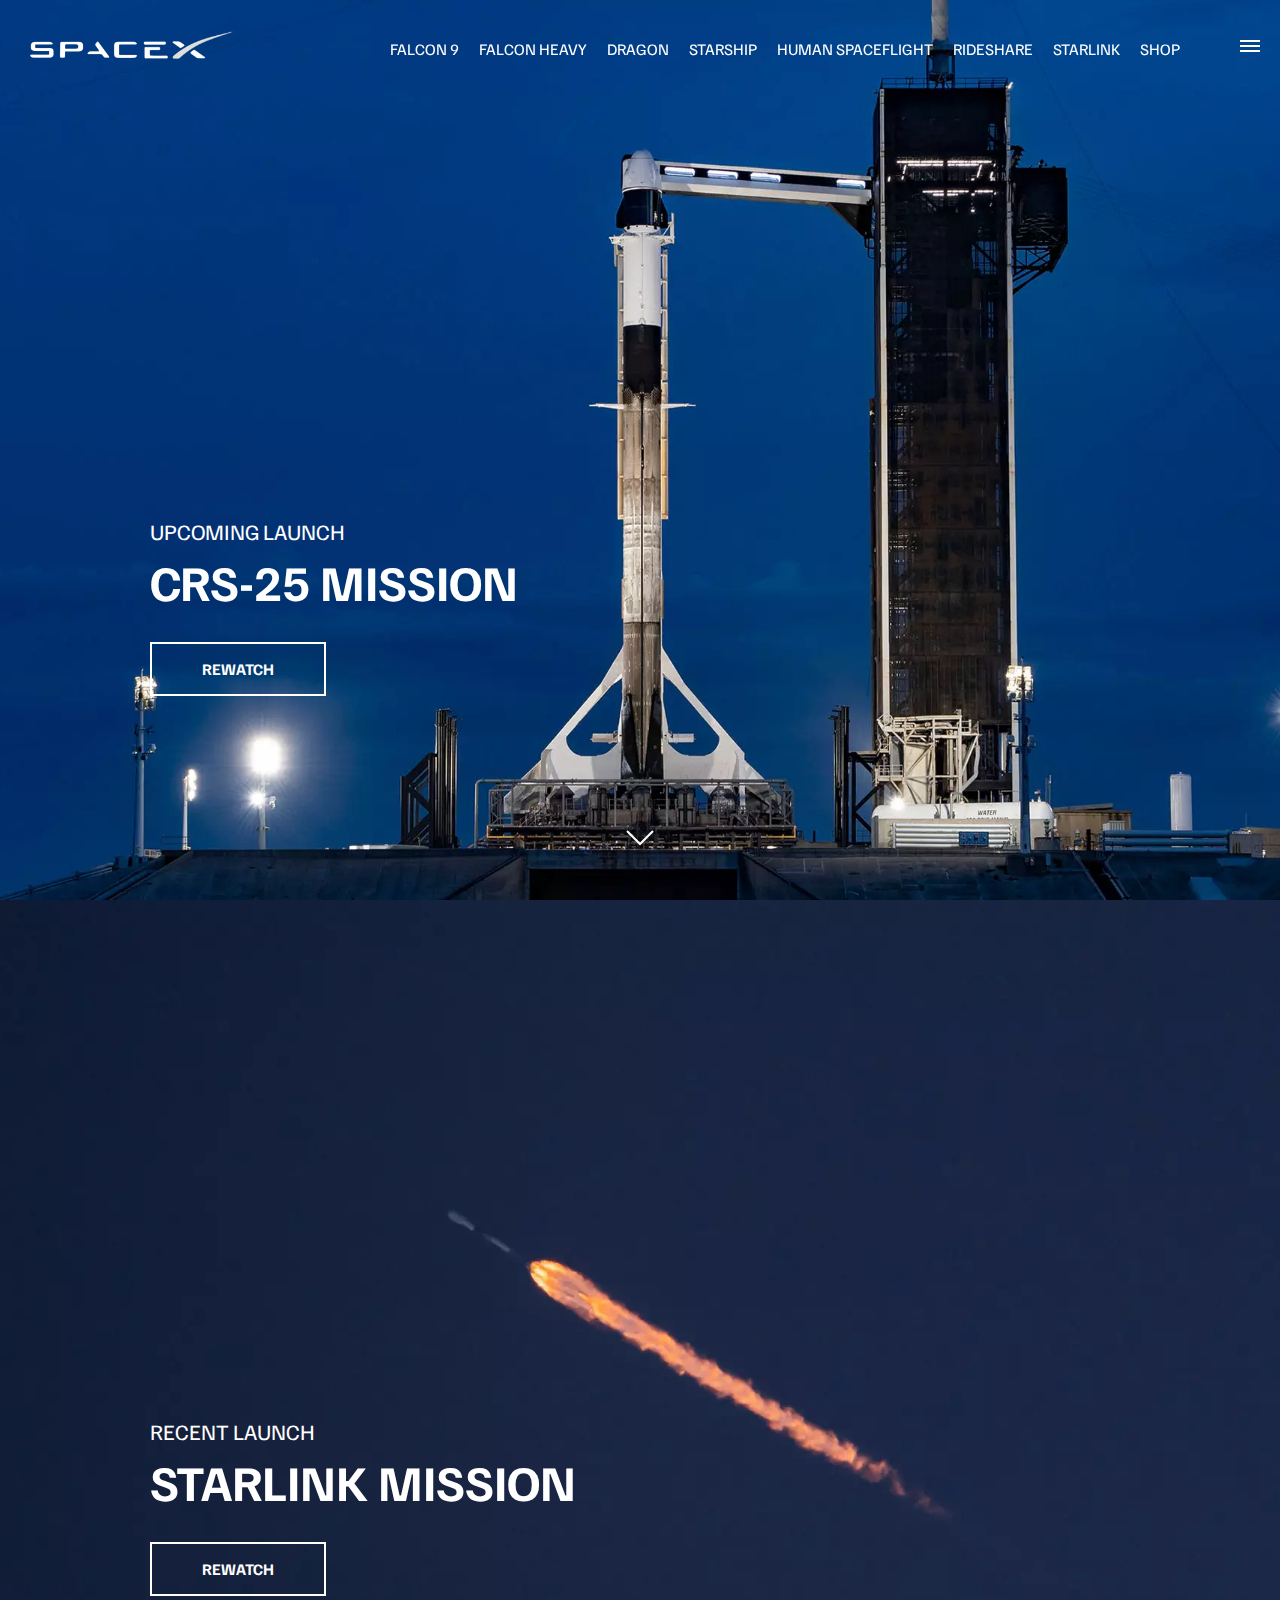
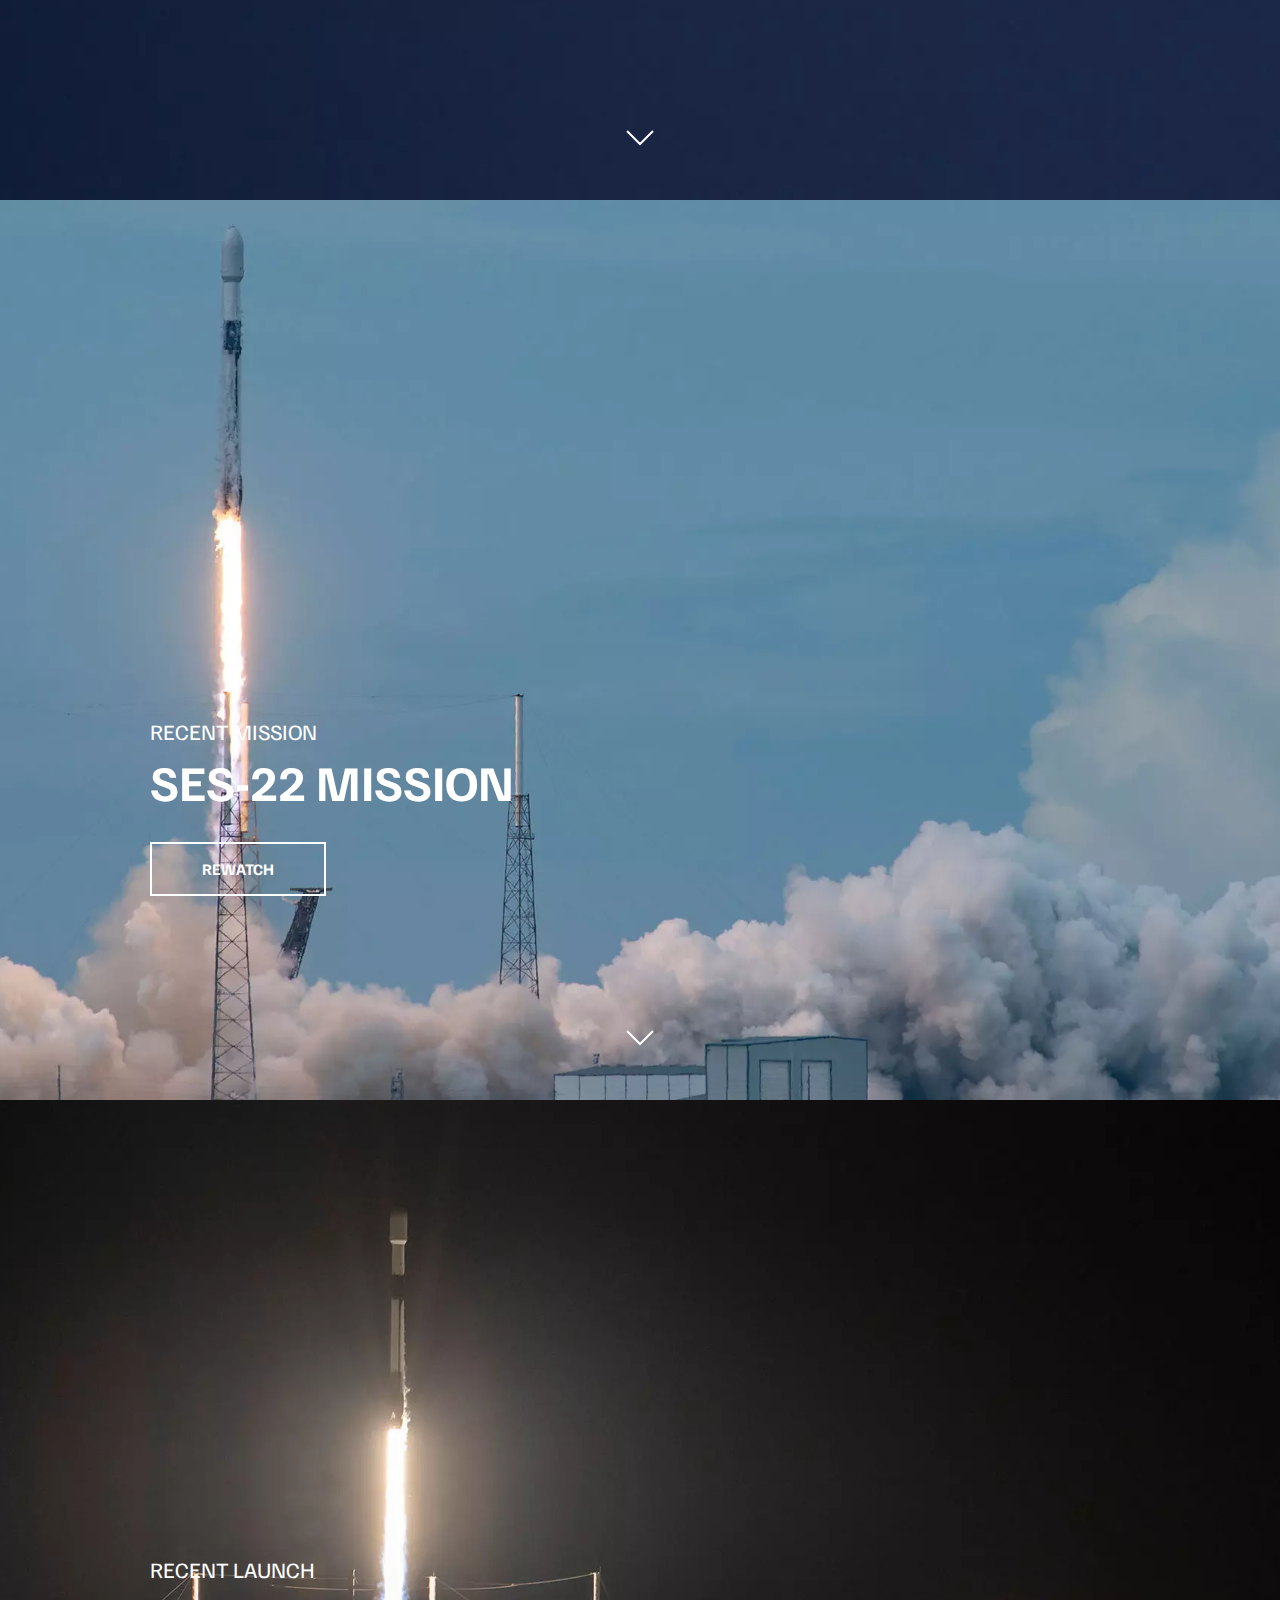
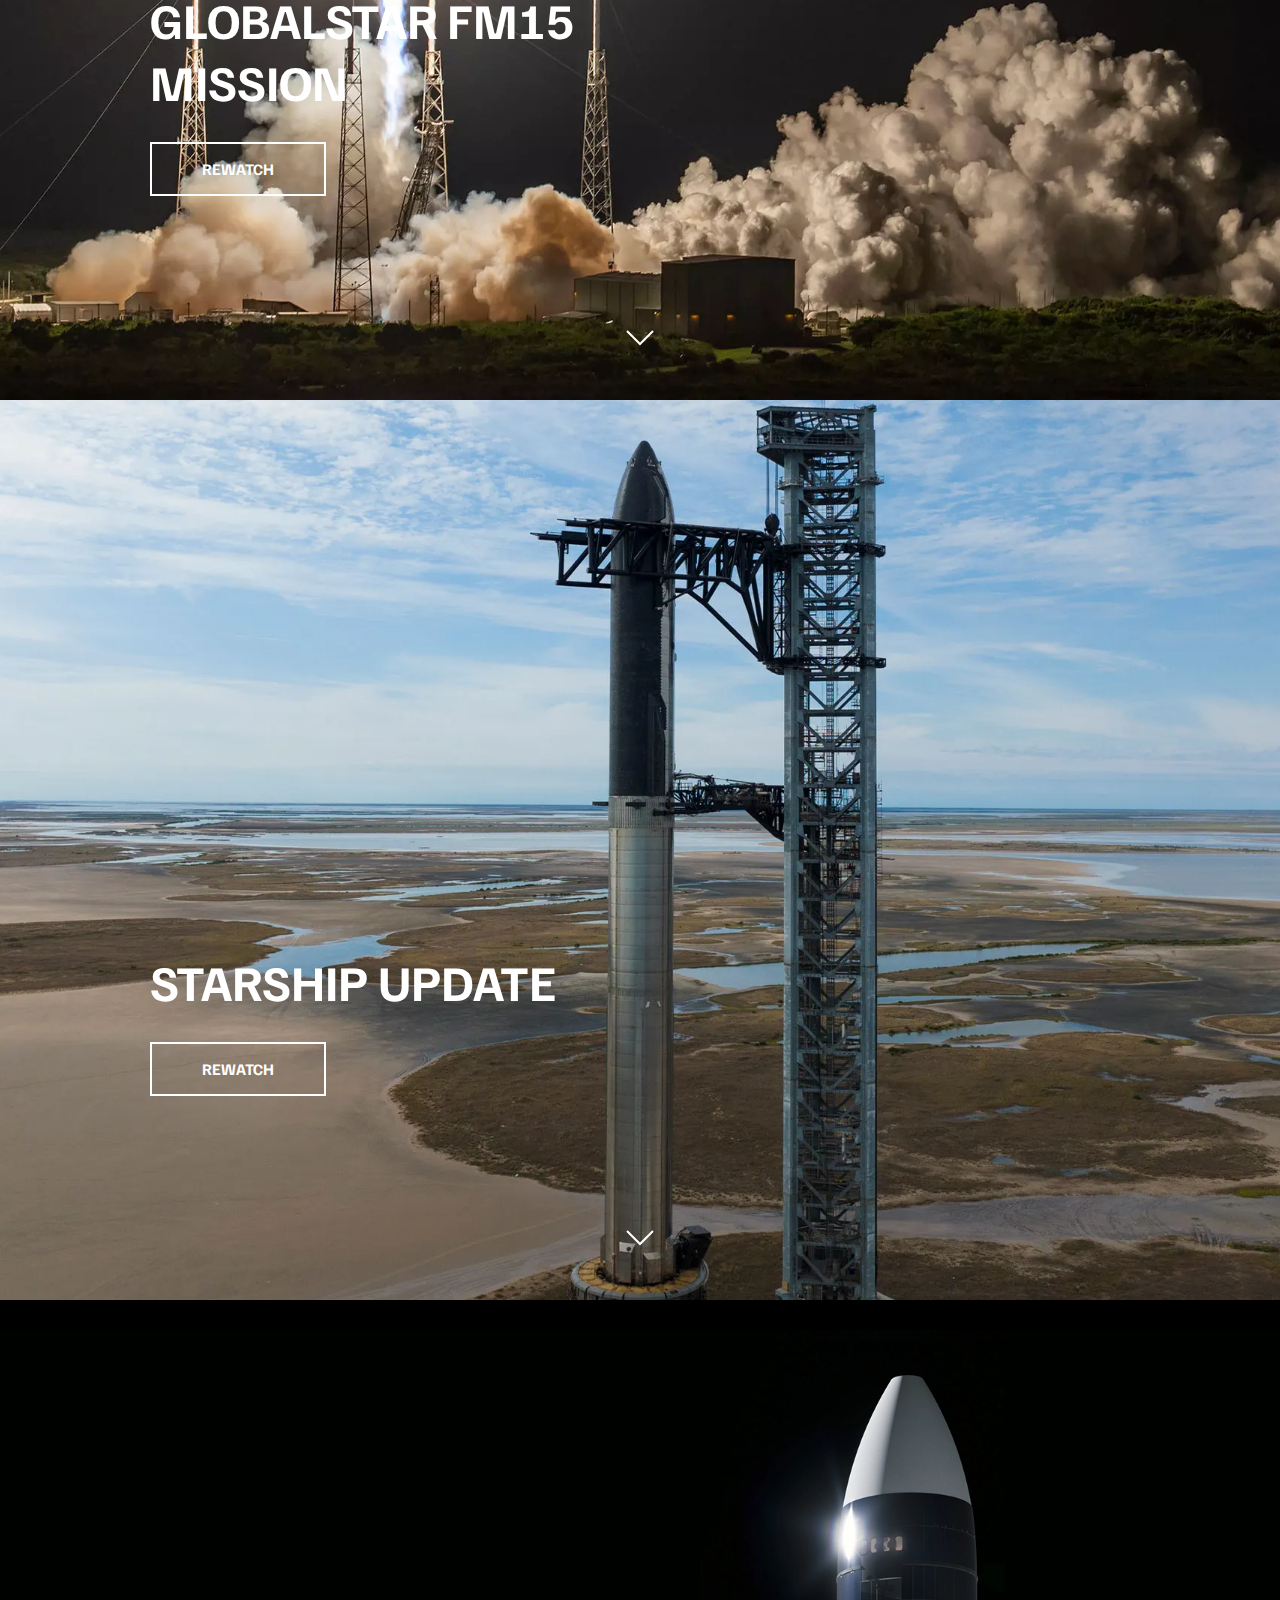
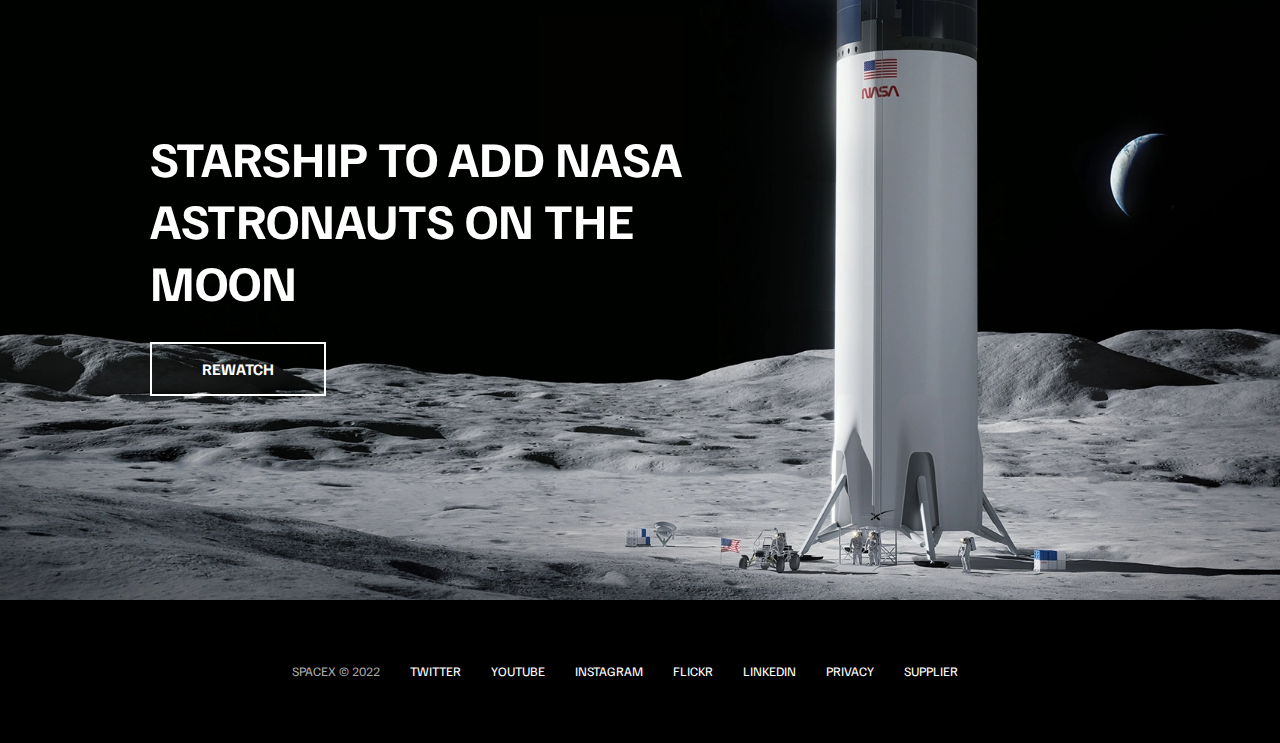
<file: index.html>
<!DOCTYPE html>
<html>

<head>
    <meta charset="utf-8">
    <meta name="viewport" content="width=device-width, initial-scale=1">
    <title>Space X</title>
    <link rel="stylesheet" type="text/css" href="css/style.css">
</head>

<body>
    <div id="overlay"></div>
    <div id="mobile-menu" class="mobile-main-menu">
        <ul>
            <li><a href="#">Mission</a></li>
            <li><a href="#">Launches</a></li>
            <li><a href="#">Careers</a></li>
            <li><a href="#">Updates</a></li>
            <li><a href="#">Shop</a></li>

            <li class="mobile-only"><a href="falcon9.html">Falcon 9</a></li>
            <li class="mobile-only"><a href="falcon-heavy.html">Falcon Heavy</a></li>
            <li class="mobile-only"><a href="dragon.html">Dragon</a></li>
            <li class="mobile-only"><a href="#">Starship</a></li>
            <li class="mobile-only"><a href="#">Human Spaceflight</a></li>
            <li class="mobile-only"><a href="#">Rideshare</a></li>
            <li class="mobile-only"><a href="#">StarLink</a></li>
        </ul>
    </div>
    <header class="main-header">
        <div class="logo">
            <a href="index.html">
                <img src="img/logo.png" alt="SpaceX">
            </a>
        </div>
        <nav class="desktop-main-menu">
            <ul>
                <li><a href="falcon9.html">Falcon 9</a></li>
                <li><a href="falcon-heavy.html">Falcon Heavy</a></li>
                <li><a href="dragon.html">Dragon</a></li>
                <li><a href="#">Starship</a></li>
                <li><a href="#">Human Spaceflight</a></li>
                <li><a href="#">Rideshare</a></li>
                <li><a href="#">StarLink</a></li>
                <li><a href="#">Shop</a></li>
            </ul>
        </nav>
    </header>

    <!-- Hamburger Menu -->
    <button id="menu-btn" class="hamburger" type="button">
        <span class="hamburger-top"></span>
        <span class="hamburger-middle"></span>
        <span class="hamburger-bottom"></span>
    </button>

    <!-- Section A -->
    <section class="section-a">
        <div class="section-inner">
            <h4>Upcoming Launch</h4>
            <h2>CRS-25 Mission</h2>
            <div class="btn animate">
                <div class="hover"></div>
                <span>Rewatch</span>
            </div>
        </div>
        <div class="scroll-arrow">
            <svg width="30px" height="20px">
          <path
            stroke="#ffffff"
            fill="none"
            stroke-width="2px"
            d="M2.000,5.000 L15.000,18.000 L28.000,5.000 "
          ></path>
        </svg>
        </div>
    </section>

    <!-- Section B -->
    <section class="section-b">
        <div class="section-inner">
            <h4>Recent Launch</h4>
            <h2>Starlink Mission</h2>
            <div class="btn animate">
                <div class="hover"></div>
                <span>Rewatch</span>
            </div>
        </div>
        <div class="scroll-arrow">
            <svg width="30px" height="20px">
          <path
            stroke="#ffffff"
            fill="none"
            stroke-width="2px"
            d="M2.000,5.000 L15.000,18.000 L28.000,5.000 "
          ></path>
        </svg>
        </div>
    </section>

    <!-- Section C -->
    <section class="section-c">
        <div class="section-inner">
            <h4>Recent Mission</h4>
            <h2>SES-22 Mission</h2>
            <div class="btn animate">
                <div class="hover"></div>
                <span>Rewatch</span>
            </div>
        </div>
        <div class="scroll-arrow">
            <svg width="30px" height="20px">
          <path
            stroke="#ffffff"
            fill="none"
            stroke-width="2px"
            d="M2.000,5.000 L15.000,18.000 L28.000,5.000 "
          ></path>
        </svg>
        </div>
    </section>

    <!-- Section D -->
    <section class="section-d">
        <div class="section-inner">
            <h4>Recent Launch</h4>
            <h2>Globalstar FM15 Mission</h2>
            <div class="btn animate">
                <div class="hover"></div>
                <span>Rewatch</span>
            </div>
        </div>
        <div class="scroll-arrow">
            <svg width="30px" height="20px">
          <path
            stroke="#ffffff"
            fill="none"
            stroke-width="2px"
            d="M2.000,5.000 L15.000,18.000 L28.000,5.000 "
          ></path>
        </svg>
        </div>
    </section>

    <!-- Section E -->
    <section class="section-e">
        <div class="section-inner">
            <h2>Starship Update</h2>
            <div class="btn animate">
                <div class="hover"></div>
                <span>Rewatch</span>
            </div>
        </div>
        <div class="scroll-arrow">
            <svg width="30px" height="20px">
          <path
            stroke="#ffffff"
            fill="none"
            stroke-width="2px"
            d="M2.000,5.000 L15.000,18.000 L28.000,5.000 "
          ></path>
        </svg>
        </div>
    </section>

    <!-- Section F -->
    <section class="section-f">
        <div class="section-inner">
            <h2>Starship to add NASA astronauts on the moon</h2>
            <div class="btn animate">
                <div class="hover"></div>
                <span>Rewatch</span>
            </div>
        </div>
    </section>

    <footer>
        <ul>
            <li>SpaceX &copy; 2022</li>
            <li><a href="#">Twitter</a></li>
            <li><a href="#">Youtube</a></li>
            <li><a href="#">Instagram</a></li>
            <li><a href="#">Flickr</a></li>
            <li><a href="#">LinkedIn</a></li>
            <li><a href="#">Privacy</a></li>
            <li><a href="#">Supplier</a></li>
        </ul>
    </footer>

    <script src="js/script.js"></script>
</body>

</html>
</file>
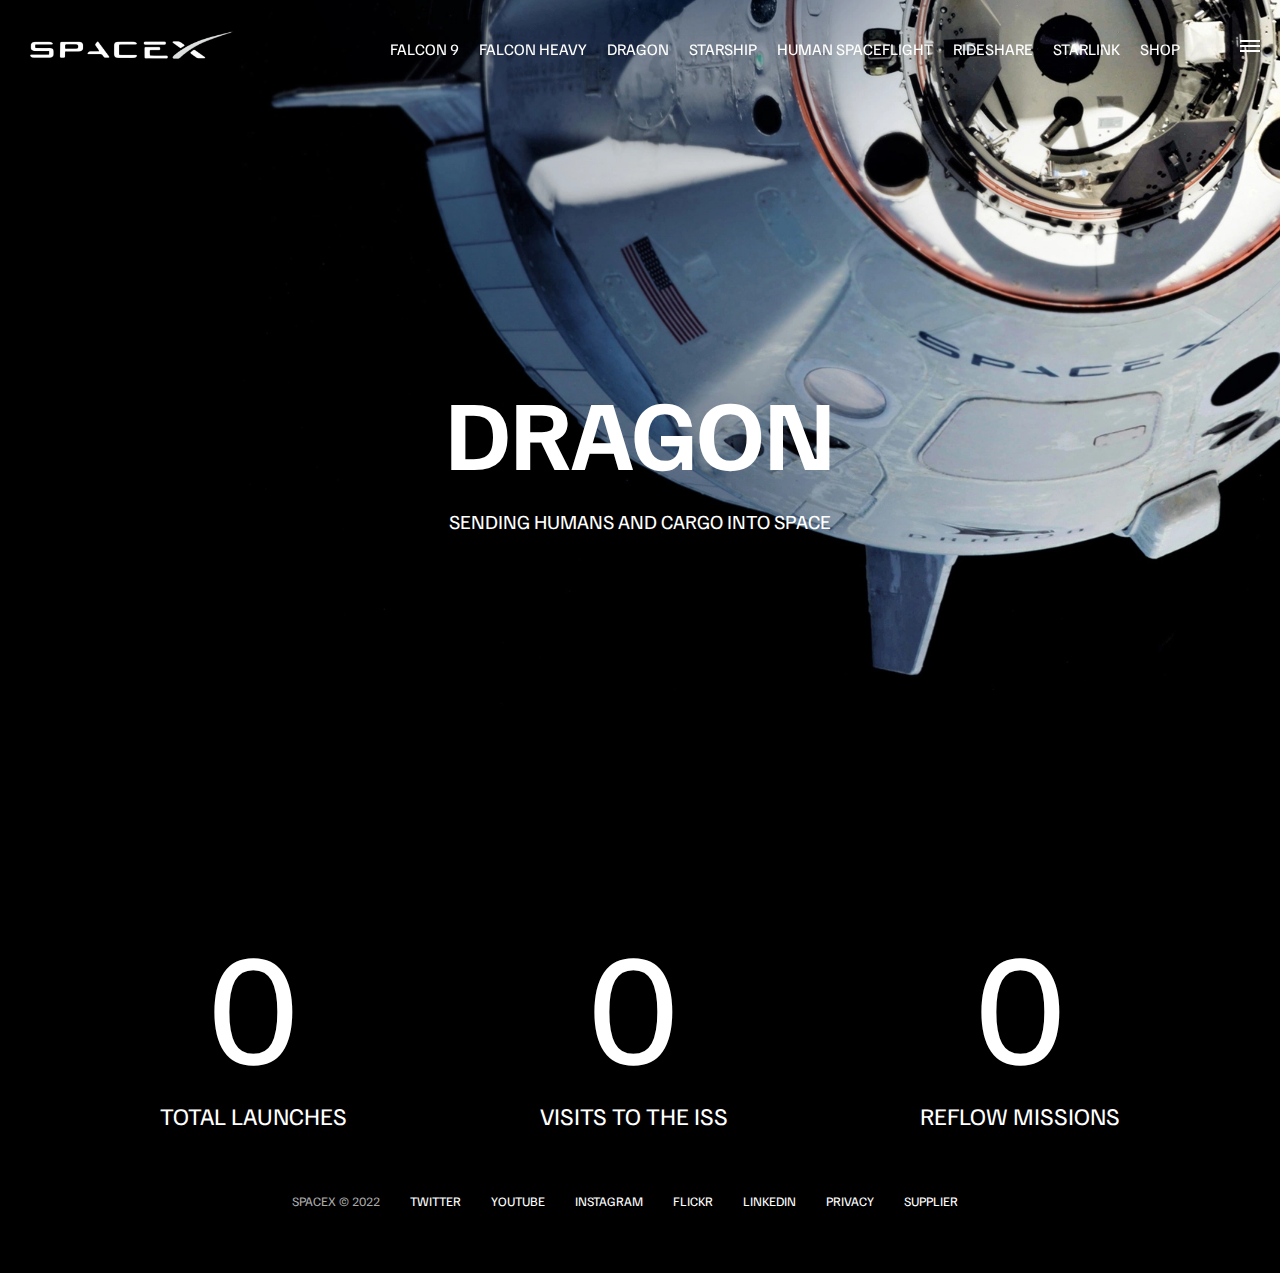
<file: dragon.html>
<!DOCTYPE html>
<html>

<head>
    <meta charset="utf-8">
    <meta name="viewport" content="width=device-width, initial-scale=1">
    <title>SpaceX - Dragon</title>
    <link rel="stylesheet" type="text/css" href="css/style.css">
</head>

<body>
    <div id="overlay"></div>
    <div id="mobile-menu" class="mobile-main-menu">
        <ul>
            <li><a href="#">Mission</a></li>
            <li><a href="#">Launches</a></li>
            <li><a href="#">Careers</a></li>
            <li><a href="#">Updates</a></li>
            <li><a href="#">Shop</a></li>

            <li class="mobile-only"><a href="falcon9.html">Falcon 9</a></li>
            <li class="mobile-only"><a href="falcon-heavy.html">Falcon Heavy</a></li>
            <li class="mobile-only"><a href="dragon.html">Dragon</a></li>
            <li class="mobile-only"><a href="#">Starship</a></li>
            <li class="mobile-only"><a href="#">Human Spaceflight</a></li>
            <li class="mobile-only"><a href="#">Rideshare</a></li>
            <li class="mobile-only"><a href="#">StarLink</a></li>
        </ul>
    </div>
    <header class="main-header">
        <div class="logo">
            <a href="index.html">
                <img src="img/logo.png" alt="SpaceX">
            </a>
        </div>
        <nav class="desktop-main-menu">
            <ul>
                <li><a href="falcon9.html">Falcon 9</a></li>
                <li><a href="falcon-heavy.html">Falcon Heavy</a></li>
                <li><a href="dragon.html">Dragon</a></li>
                <li><a href="#">Starship</a></li>
                <li><a href="#">Human Spaceflight</a></li>
                <li><a href="#">Rideshare</a></li>
                <li><a href="#">StarLink</a></li>
                <li><a href="#">Shop</a></li>
            </ul>
        </nav>
    </header>

    <!-- Hamburger Menu -->
    <button id="menu-btn" class="hamburger" type="button">
        <span class="hamburger-top"></span>
        <span class="hamburger-middle"></span>
        <span class="hamburger-bottom"></span>
    </button>

    <section class="section-animate bg-dragon"></section>
    <div class="section-inner-center">
        <h3>Dragon</h3>
        <p>Sending humans and cargo into space</p>
    </div>

    <div class="stats">
        <div>
            <span class="counter" data-target="34">0</span>
            <h4>Total Launches</h4>
        </div>
        <div>
            <span class="counter" data-target=31>0</span>
            <h4>Visits to the ISS</h4>
        </div>
        <div>
            <span class="counter" data-target="13">0</span>
            <h4>Reflow Missions</h4>
        </div>
    </div>

    <footer>
        <ul>
            <li>SpaceX &copy; 2022</li>
            <li><a href="#">Twitter</a></li>
            <li><a href="#">Youtube</a></li>
            <li><a href="#">Instagram</a></li>
            <li><a href="#">Flickr</a></li>
            <li><a href="#">LinkedIn</a></li>
            <li><a href="#">Privacy</a></li>
            <li><a href="#">Supplier</a></li>
        </ul>
    </footer>

    <script src="js/script.js"></script>
</body>

</html>
</file>
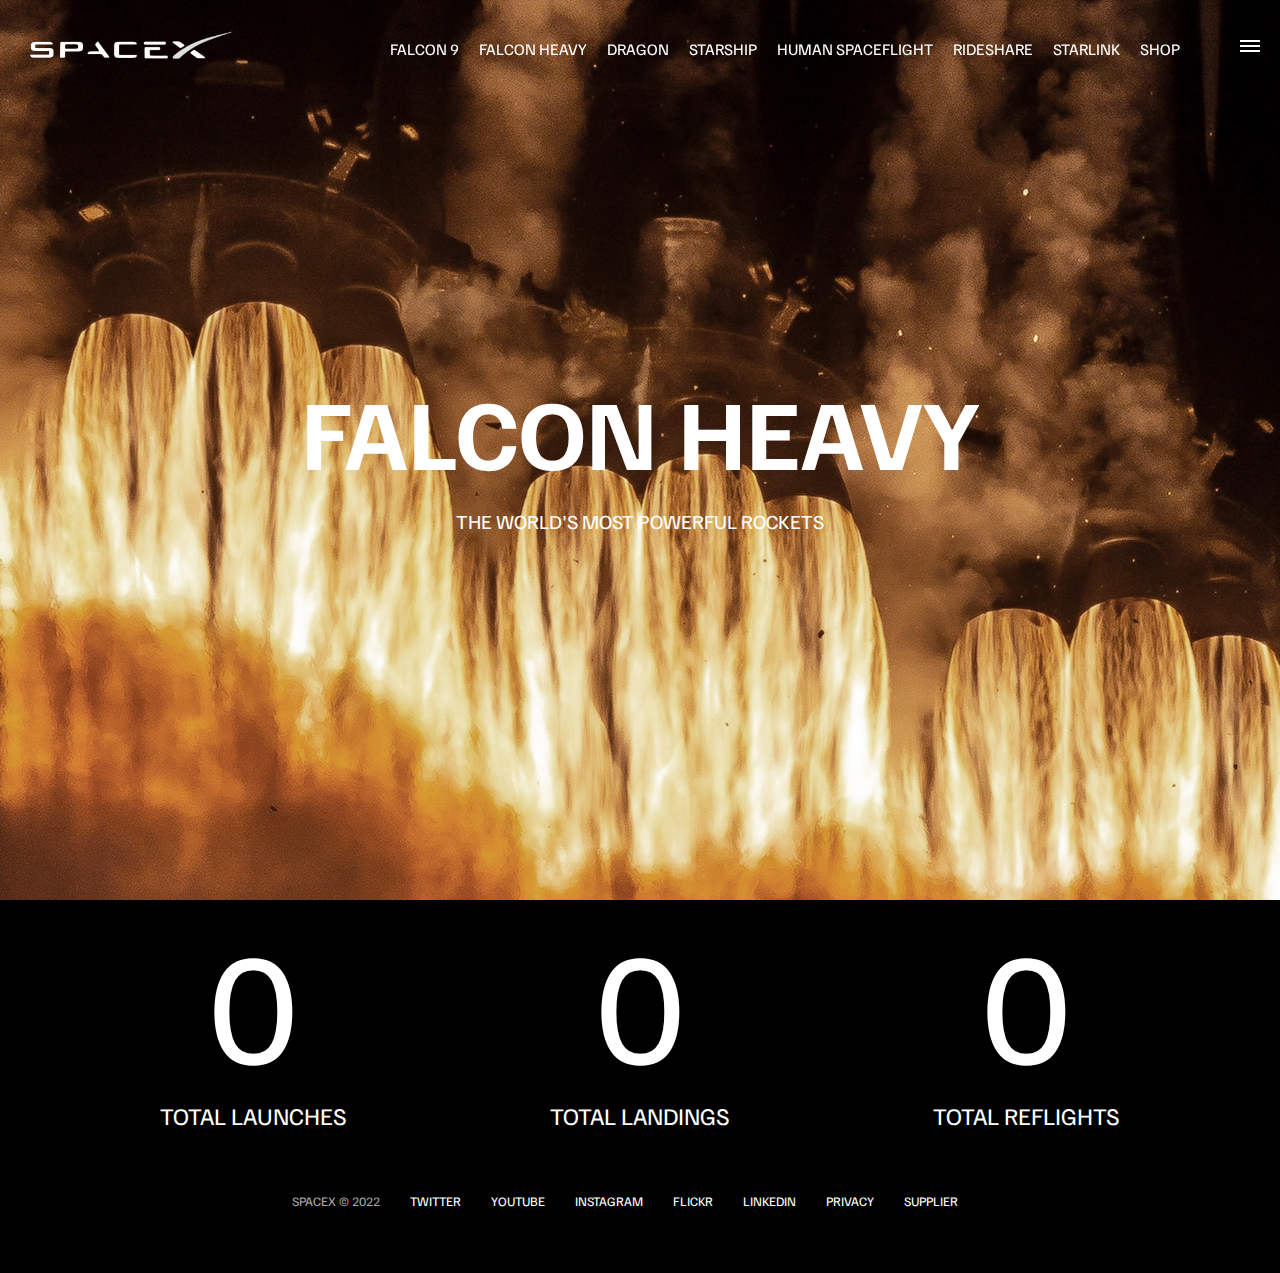
<file: falcon-heavy.html>
<!DOCTYPE html>
<html>

<head>
    <meta charset="utf-8">
    <meta name="viewport" content="width=device-width, initial-scale=1">
    <title>Falcon Heavy</title>
    <link rel="stylesheet" type="text/css" href="css/style.css">
</head>

<body>
    <div id="overlay"></div>
    <div id="mobile-menu" class="mobile-main-menu">
        <ul>
            <li><a href="#">Mission</a></li>
            <li><a href="#">Launches</a></li>
            <li><a href="#">Careers</a></li>
            <li><a href="#">Updates</a></li>
            <li><a href="#">Shop</a></li>

            <li class="mobile-only"><a href="falcon9.html">Falcon 9</a></li>
            <li class="mobile-only"><a href="falcon-heavy.html">Falcon Heavy</a></li>
            <li class="mobile-only"><a href="dragon.html">Dragon</a></li>
            <li class="mobile-only"><a href="#">Starship</a></li>
            <li class="mobile-only"><a href="#">Human Spaceflight</a></li>
            <li class="mobile-only"><a href="#">Rideshare</a></li>
            <li class="mobile-only"><a href="#">StarLink</a></li>
        </ul>
    </div>
    <header class="main-header">
        <div class="logo">
            <a href="index.html">
                <img src="img/logo.png" alt="SpaceX">
            </a>
        </div>
        <nav class="desktop-main-menu">
            <ul>
                <li><a href="falcon9.html">Falcon 9</a></li>
                <li><a href="falcon-heavy.html">Falcon Heavy</a></li>
                <li><a href="dragon.html">Dragon</a></li>
                <li><a href="#">Starship</a></li>
                <li><a href="#">Human Spaceflight</a></li>
                <li><a href="#">Rideshare</a></li>
                <li><a href="#">StarLink</a></li>
                <li><a href="#">Shop</a></li>
            </ul>
        </nav>
    </header>

    <!-- Hamburger Menu -->
    <button id="menu-btn" class="hamburger" type="button">
        <span class="hamburger-top"></span>
        <span class="hamburger-middle"></span>
        <span class="hamburger-bottom"></span>
    </button>

    <section class="section-animate bg-falcon-heavy"></section>
    <div class="section-inner-center">
        <h3>Falcon Heavy</h3>
        <p>The world's most powerful rockets</p>
    </div>

    <div class="stats">
        <div>
            <span class="counter" data-target="3">0</span>
            <h4>Total Launches</h4>
        </div>
        <div>
            <span class="counter" data-target="7">0</span>
            <h4>Total Landings</h4>
        </div>
        <div>
            <span class="counter" data-target="4">0</span>
            <h4>Total Reflights</h4>
        </div>
    </div>

    <footer>
        <ul>
            <li>SpaceX &copy; 2022</li>
            <li><a href="#">Twitter</a></li>
            <li><a href="#">Youtube</a></li>
            <li><a href="#">Instagram</a></li>
            <li><a href="#">Flickr</a></li>
            <li><a href="#">LinkedIn</a></li>
            <li><a href="#">Privacy</a></li>
            <li><a href="#">Supplier</a></li>
        </ul>
    </footer>

    <script src="js/script.js"></script>
</body>

</html>
</file>
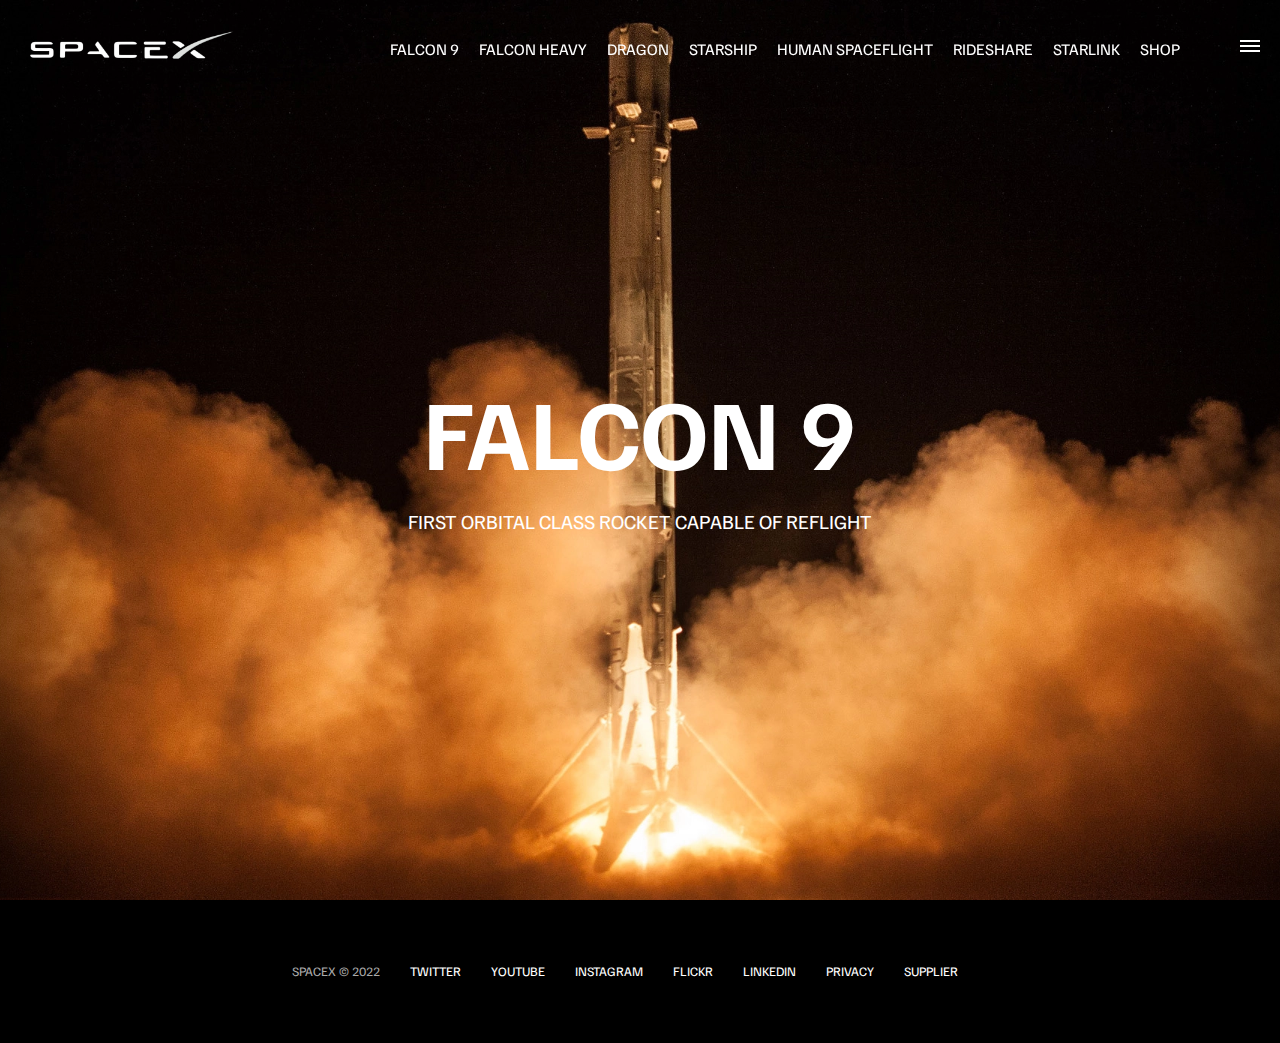
<file: falcon9.html>
<!DOCTYPE html>
<html>

<head>
    <meta charset="utf-8">
    <meta name="viewport" content="width=device-width, initial-scale=1">
    <title>Space X</title>
    <link rel="stylesheet" type="text/css" href="css/style.css">
</head>

<body>
    <div id="overlay"></div>
    <div id="mobile-menu" class="mobile-main-menu">
        <ul>
            <li><a href="#">Mission</a></li>
            <li><a href="#">Launches</a></li>
            <li><a href="#">Careers</a></li>
            <li><a href="#">Updates</a></li>
            <li><a href="#">Shop</a></li>

            <li class="mobile-only"><a href="falcon9.html">Falcon 9</a></li>
            <li class="mobile-only"><a href="falcon-heavy.html">Falcon Heavy</a></li>
            <li class="mobile-only"><a href="dragon.html">Dragon</a></li>
            <li class="mobile-only"><a href="#">Starship</a></li>
            <li class="mobile-only"><a href="#">Human Spaceflight</a></li>
            <li class="mobile-only"><a href="#">Rideshare</a></li>
            <li class="mobile-only"><a href="#">StarLink</a></li>
        </ul>
    </div>
    <header class="main-header">
        <div class="logo">
            <a href="index.html">
                <img src="img/logo.png" alt="SpaceX">
            </a>
        </div>
        <nav class="desktop-main-menu">
            <ul>
                <li><a href="falcon9.html">Falcon 9</a></li>
                <li><a href="falcon-heavy.html">Falcon Heavy</a></li>
                <li><a href="dragon.html">Dragon</a></li>
                <li><a href="#">Starship</a></li>
                <li><a href="#">Human Spaceflight</a></li>
                <li><a href="#">Rideshare</a></li>
                <li><a href="#">StarLink</a></li>
                <li><a href="#">Shop</a></li>
            </ul>
        </nav>
    </header>

    <!-- Hamburger Menu -->
    <button id="menu-btn" class="hamburger" type="button">
        <span class="hamburger-top"></span>
        <span class="hamburger-middle"></span>
        <span class="hamburger-bottom"></span>
    </button>

    <section class="section-animate bg-falcon-9"></section>
    <div class="section-inner-center">
        <h3>Falcon 9</h3>
        <p>First orbital class rocket capable of reflight</p>
    </div>

    <footer>
        <ul>
            <li>SpaceX &copy; 2022</li>
            <li><a href="#">Twitter</a></li>
            <li><a href="#">Youtube</a></li>
            <li><a href="#">Instagram</a></li>
            <li><a href="#">Flickr</a></li>
            <li><a href="#">LinkedIn</a></li>
            <li><a href="#">Privacy</a></li>
            <li><a href="#">Supplier</a></li>
        </ul>
    </footer>

    <script src="js/script.js"></script>
</body>

</html>
</file>
<file: css/style.css>
@import url('https://fonts.googleapis.com/css2?family=Familjen+Grotesk:wght@400;600;700&display=swap');
*,
*::before,
*::after {
    margin: 0;
    padding: 0;
    box-sizing: border-box;
}

body {
    font-family: 'Familjen Grotesk';
    background-color: #000;
    color: #fff;
}

a {
    text-decoration: none;
    color: #fff;
}

ul {
    list-style: none;
}


/* Header/Navbar */

.main-header {
    position: fixed;
    top: 0;
    left: 0;
    width: 100%;
    z-index: 3;
    display: flex;
    justify-content: space-between;
    align-items: center;
    text-transform: uppercase;
    height: 100px;
    padding: 0 30px;
}


/* Logo */

.logo {
    width: 210px;
    height: auto;
}

.logo img {
    display: block;
    width: 100%;
    height: auto;
}


/* Desktop Menu */

.desktop-main-menu {
    margin-right: 50px;
}

.desktop-main-menu ul {
    display: flex;
}

.desktop-main-menu ul li {
    position: relative;
    margin-right: 20px;
    padding-bottom: 2px;
}


/* Menu item bottom border */

.desktop-main-menu ul li a::after {
    content: '';
    position: absolute;
    bottom: 0;
    left: 0;
    width: 100%;
    height: 1px;
    background-color: #fff;
    transform: scaleX(0);
    transition: transform 0.6s cubic-bezier(0.19, 1, 0.22, 1);
    transform-origin: right center;
}

.desktop-main-menu ul li a:hover::after {
    transform: scaleX(1);
    transform-origin: left center;
    transition-duration: 0.4s;
}


/* Sections */

section {
    position: relative;
    height: 100vh;
    background-position: center center;
    background-repeat: no-repeat;
    background-size: cover;
    text-transform: uppercase;
}

.section-inner h4 {
    font-size: 22px;
    margin-bottom: 5px;
    font-weight: 300;
    animation: fadeInUp 0.5s ease-in-out;
}

.section-inner h2 {
    font-size: 50px;
    font-weight: 700;
    margin-bottom: 20px;
    animation: fadeInUp 0.5s ease-in-out 0.2s;
    animation-fill-mode: both;
}

.section-inner {
    position: absolute;
    bottom: 200px;
    left: 150px;
    max-width: 560px;
}


/* Background Images */

.section-a {
    background-image: url('../img/section-a.webp');
}

.section-b {
    background-image: url('../img/section-b.webp');
}

.section-c {
    background-image: url('../img/section-c.webp');
}

.section-d {
    background-image: url('../img/section-d.webp');
}

.section-e {
    background-image: url('../img/section-e.webp');
}

.section-f {
    background-image: url('../img/section-f.webp');
}

.btn {
    position: relative;
    display: inline-block;
    cursor: pointer;
    text-align: center;
    min-width: 130px;
    padding: 15px 50px;
    margin-top: 10px;
    border: 2px solid #fff;
    text-transform: uppercase;
    font-weight: bold;
    overflow: hidden;
    z-index: 2;
    animation: fadeInUp 0.5s ease-in-out 0.4s;
    animation-fill-mode: both;
}

.btn:hover span {
    color: #000;
}

.btn .hover {
    position: absolute;
    top: 0;
    left: 0;
    width: 100%;
    height: 100%;
    background-color: #fff;
    color: #000;
    z-index: -1;
    transform: translateY(100%);
    transition: transform 0.6s cubic-bezier(0.19, 1, 0.22, 1);
}

.btn:hover .hover {
    transform: translateY(0);
}

.scroll-arrow {
    position: absolute;
    bottom: 50px;
    left: 50%;
    transform: translateX(-50%);
    animation: fadeBounce 5s infinite;
}

/* Footeer */

footer {
    position: relative;
    padding: 55px 0;
}

footer ul {
    display: flex;
    justify-content: center;
    align-items: center;
    flex-wrap: wrap;
}

footer ul li {
    margin-right: 30px;
    color: #aaa;
    text-transform: uppercase;
    font-size: 13px;
    line-height: 2.5;
}

footer ul li a {
    color: #fff;
    transition: color 0.6s;
}

footer ul li a:hover {
    color: #aaa;
}

/* Hamburger Menu */
.hamburger {
    position: fixed;
    top: 40px;
    right: 20px;
    z-index: 10;
    cursor: pointer;
    width: 20px;
    height: 20px;
    background: none;
    border: none;
}

.hamburger-top,
.hamburger-middle,
.hamburger-bottom {
    position: absolute;
    width: 20px;
    height: 2px;
    top: 0;
    left: 0;
    background: #fff;
    transition: all 0.5s ease-in-out;
}

.hamburger-middle {
    transform: translateY(5px);
}

.hamburger-bottom {
    transform: translateY(10px);
}

/* Transition hamburger to X when open */

.open {
    transform: rotate(90deg);
}

.open .hamburger-top {
    transform: rotate(45deg) translate(6px, 6px);
}

.open .hamburger-middle {
    display: none;
}

.open .hamburger-bottom {
    transform: rotate(-45deg) translate(-6px, 6px);
}

/* Overlay */

.overlay-show {
    position: fixed;
    top: 0;
    left: 0;
    width: 100%;
    height: 100%;
    background-color: rgba(0, 0, 0, 0.5);
    z-index: 3;
}

/* Stop body scroll */

.stop-scrolling {
    overflow: hidden;
}

/* Hide mobile main menu items */

.mobile-only {
    display: none;
}

/* Mobile menu */

.mobile-main-menu {
    position: fixed;
    top: 0;
    right: 0;
    width: 350px;
    height: 100%;
    background: #000;
    z-index: 4;

    display: flex;
    align-items: center;
    justify-content: center;

    transform: translateX(100%);
    transition: transform 0.6s cubic-bezier(0.19, 1, 0.22, 1);

}

/* Bring menu from right */

.show-menu {
    transform: translateX(0);
}

.mobile-main-menu ul {
    display: flex;
    flex-direction: column;
    align-items: flex-end;
    justify-content: center;
    padding: 50px;
    width: 100%;
}

.mobile-main-menu ul li {
    margin-bottom: 20px;
    font-size: 18px;
    text-transform: uppercase;
    border-bottom: 1px #555 dotted;
    width: 100%;
    text-align: right;
    padding-bottom: 8px;
}

.mobile-main-menu ul li a {
    color: #fff;
    transition: color 0.6s;
}

.mobile-main-menu ul li a:hover {
    color: #aaa;
}

/* Inner Pages */

.bg-falcon-9 {
    background-image: url('../img/falcon-9.webp');
}

.bg-falcon-heavy {
    background-image: url('../img/falcon-heavy.webp');
}

.bg-dragon {
    background-image: url('../img/dragon.webp');
}

.section-animate {
    animation: fadeIn 2s ease-in-out;
}

.section-animate {
    animation: fadeIn 2s ease-in-out;
}

.section-inner-center {
    position: absolute;
    top: 50%;
    left: 50%;
    transform: translate(-50%, -50%);
    text-transform: uppercase;
    text-align: center;
    width: 80%;
}

.section-inner-center h3 {
    font-size: 100px;
    margin-bottom: 15px;
    animation: fadeInUp 0.5s ease-in-out;
}

.section-inner-center p {
    font-size: 20px;
    animation: fadeInUp 0.5s ease-in-out 0.2s;
    animation-fill-mode: both;
}

/* Stats */

.stats {
    max-width: 960px;
    margin: 0 auto;
    display: flex;
    align-items: center;
    justify-content: space-between;
    text-align: center;
    text-transform: uppercase;
}

.stats div span {
    font-size: 160px;
}

.stats div h4 {
    font-size: 24px;
    font-weight: 300;
}

/* Animations */

@keyframes fadeInUp {
    0% {
        opacity: 0;
        transform: translateY(140px);

    }

    100% {
        opacity: 1;
        transform: translateY(0);
    }
}

@keyframes fadeIn {
    0% {
        opacity: 0;

    }

    100% {
        opacity: 1;
    }
}

@keyframes fadeBounce {
    0%,
    20%,
    50%,
    80%,
    100% {
        opacity: 0;
        transform: translateY(-20px);
    }

    40% {
        opacity: 1;
        transform: translateY(0);
    }
}


@media(max-width: 960px) {
    .desktop-main-menu {
        display: none;
    }

    /* Show mobile main menu items */

    .mobile-only {
        display: block;
    }

    .section-inner-center h3 {
        font-size: 75px;
    }
}

@media(max-width: 600px) {
    .section-inner {
        bottom: 75px;
        left: 20px;
    }

    .section-inner h2 {
        font-size: 40px;
    }

    footer ul li:first-child {
        position: absolute;
        top: 30px;
        left: 50%;
        transform: translate(-50%, -50%);
    }

    footer ul li {
        margin-right: 15px;
    }

    .logo {
        width: 150px;
        margin: auto;
    }

    .section-inner-center h3 {
        font-size: 50px;
    }

    /* Stats */

    .stats {
        flex-direction: column;
    }

    .stats div {
        margin-bottom: 20px;
    }
}
</file>
